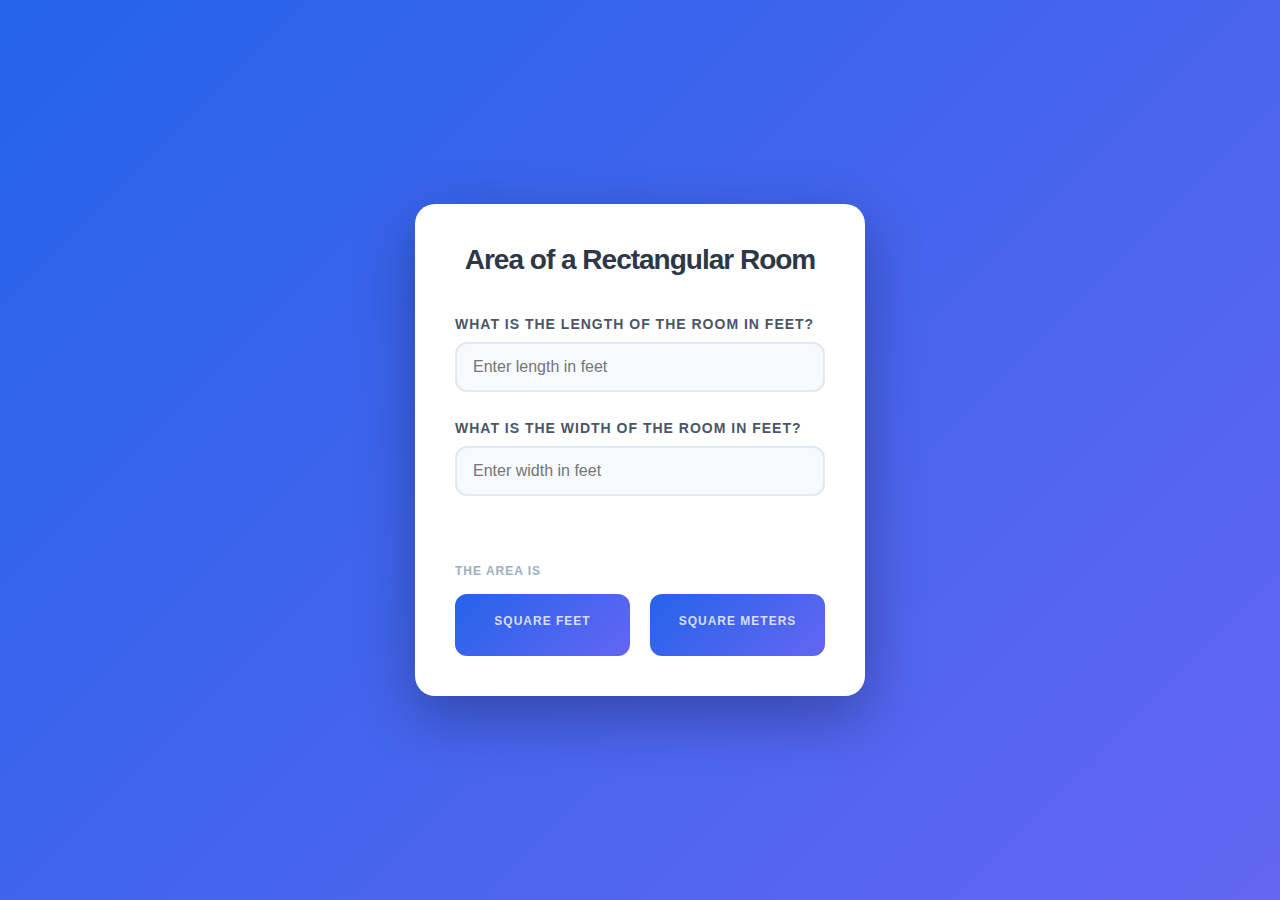
<file: area-rectangular-room/src/main/resources/static/index.html>
<!doctype html>
<html lang="en">
<head>
    <meta charset="UTF-8">
    <meta name="viewport" content="width=device-width, initial-scale=1">
    <title>Area of a Rectangular Room</title>
    <link rel="stylesheet" href="styles.css">
</head>
<body>
<div class="container">
    <h1>Area of a Rectangular Room</h1>

    <label for="lengthInput">What is the length of the room in feet?</label>
    <input type="number" id="lengthInput" step="0.01" min="0" placeholder="Enter length in feet">

    <label for="widthInput">What is the width of the room in feet?</label>
    <input type="number" id="widthInput" step="0.01" min="0" placeholder="Enter width in feet">

    <div class="result-section">
        <div id="dimensions"></div>
        <div class="result-label">The area is</div>
        <div class="results-grid">
            <div class="result-card">
                <div class="result-card-label">Square Feet</div>
                <div id="squareFeet"></div>
            </div>
            <div class="result-card">
                <div class="result-card-label">Square Meters</div>
                <div id="squareMeters"></div>
            </div>
        </div>
    </div>
</div>
<script src="calculator.js"></script>
</body>
</html>
</file>
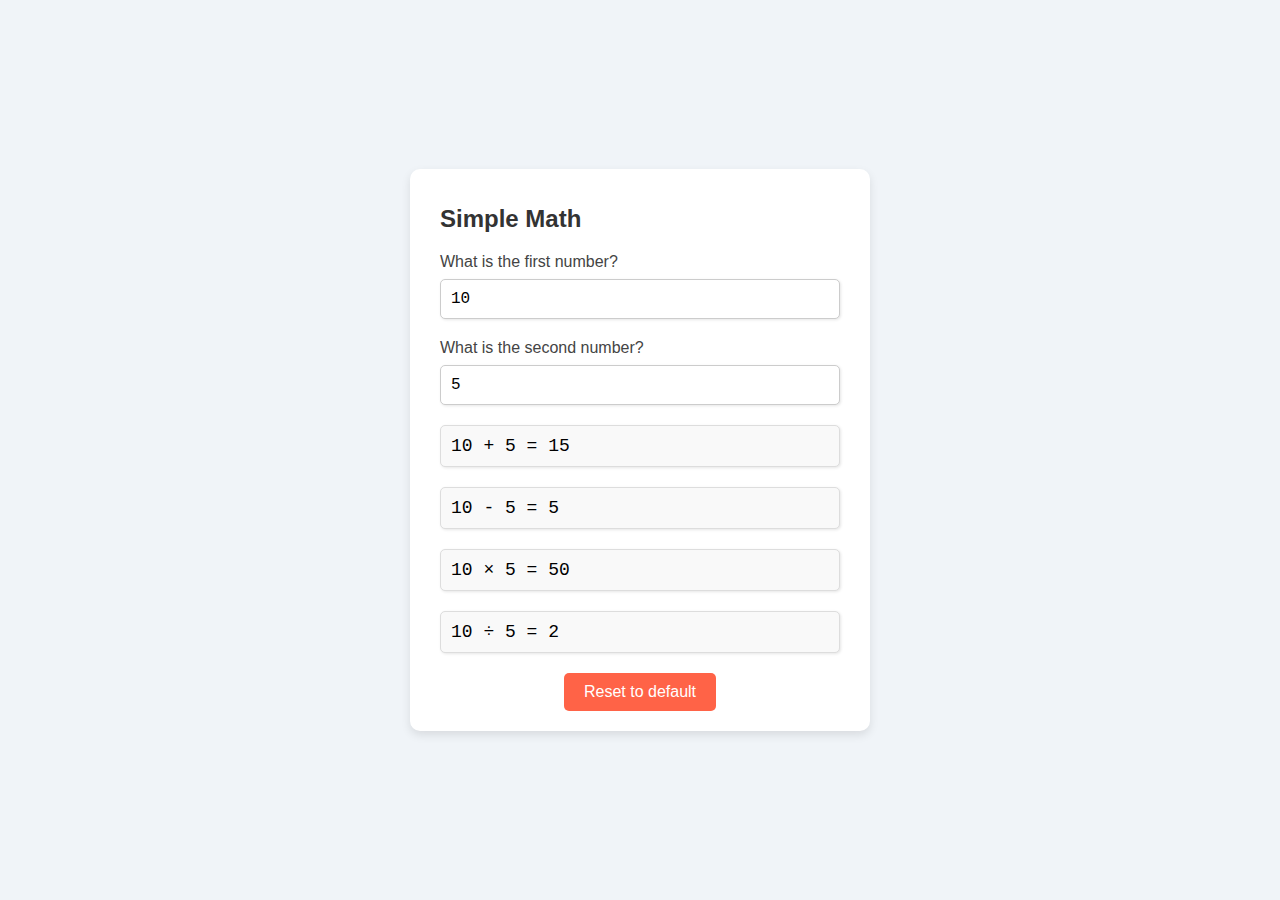
<file: simple-math/src/main/resources/static/index.html>
<!doctype html>
<html lang="en">
<head>
    <meta charset="UTF-8">
    <meta name="viewport" content="width=device-width, initial-scale=1">
    <title>Simple Math</title>
    <link rel="stylesheet" href="style.css">
</head>
<body>
<div class="container">
    <h1>Simple Math</h1>
    <label for="firstInput">What is the first number?</label>
    <input type="number" id="firstInput" placeholder="Enter the first number" value="10"/>
    <br>
    <label for="secondInput">What is the second number?</label>
    <input type="number" id="secondInput" placeholder="Enter the second number" value="5"/>
    <div class="calculation" id="addition"></div>
    <div class="calculation" id="subtraction"></div>
    <div class="calculation" id="multiplication"></div>
    <div class="calculation" id="division"></div>
    <button id="resetButton">Reset to default</button>
</div>
<script src="script.js"></script>
</body>
</html>
</file>
<file: area-rectangular-room/src/main/resources/static/styles.css>
* {
    box-sizing: border-box;
}

body {
    display: flex;
    justify-content: center;
    align-items: center;
    min-height: 100vh;
    background: linear-gradient(135deg, #2563eb 0%, #6366f1 100%);
    margin: 0;
    font-family: -apple-system, BlinkMacSystemFont, 'Segoe UI', Roboto, 'Helvetica Neue', Arial, sans-serif;
}

.container {
    background-color: #ffffff;
    border-radius: 20px;
    box-shadow: 0 20px 60px rgba(0, 0, 0, 0.3);
    padding: 40px;
    max-width: 450px;
    width: 100%;
    margin: 20px;
}

h1 {
    margin-top: 0;
    margin-bottom: 40px;
    font-size: 28px;
    font-weight: 700;
    color: #2d3748;
    text-align: center;
    letter-spacing: -1px;
}

label {
    display: block;
    margin-bottom: 10px;
    font-size: 14px;
    color: #4a5568;
    font-weight: 600;
    text-transform: uppercase;
    letter-spacing: 1px;
}

input[type="number"] {
    width: 100%;
    padding: 14px 16px;
    margin-bottom: 28px;
    border: 2px solid #e2e8f0;
    border-radius: 12px;
    font-size: 16px;
    font-family: inherit;
    transition: all 0.3s ease;
    background-color: #f7fafc;
    -moz-appearance: textfield;
}

input[type="number"]:hover {
    border-color: #cbd5e0;
    background-color: #fff;
}

input[type="number"]:focus {
    outline: none;
    border-color: #2563eb;
    background-color: #fff;
    box-shadow: 0 0 0 4px rgba(37, 99, 235, 0.1);
}

input[type="number"]::-webkit-outer-spin-button,
input[type="number"]::-webkit-inner-spin-button {
    -webkit-appearance: none;
    margin: 0;
}

.result-section {
    margin-top: 40px;
    padding: 0;
}

#dimensions {
    font-size: 15px;
    color: #718096;
    font-style: italic;
    margin-bottom: 28px;
    line-height: 1.6;
}

.result-label {
    font-size: 12px;
    color: #a0aec0;
    font-weight: 600;
    text-transform: uppercase;
    letter-spacing: 1px;
    margin-bottom: 16px;
}

.results-grid {
    display: grid;
    grid-template-columns: 1fr 1fr;
    gap: 20px;
}

.result-card {
    background: linear-gradient(135deg, #2563eb 0%, #6366f1 100%);
    padding: 20px;
    border-radius: 12px;
    color: white;
    text-align: center;
}

.result-card-label {
    font-size: 12px;
    color: rgba(255, 255, 255, 0.8);
    font-weight: 600;
    text-transform: uppercase;
    letter-spacing: 1px;
    margin-bottom: 8px;
}

#squareFeet,
#squareMeters {
    font-size: 24px;
    font-weight: 700;
    color: white;
    letter-spacing: -1px;
}
</file>
<file: simple-math/src/main/resources/static/style.css>
body {
    font-family: Helvetica, sans-serif;
    margin: 0;
    background-color: #f0f4f8;
    height: 100vh;
    display: flex;
    justify-content: center;
    align-items: center;
}

.container {
    background-color: #fff;
    padding: 20px 30px;
    border-radius: 10px;
    box-shadow: 0 4px 10px rgba(0, 0, 0, 0.1);
    width: 100%;
    max-width: 400px;
}

h1 {
    color: #333;
    font-size: 24px;
    margin-bottom: 20px;
}

label {
    font-size: 16px;
    display: block;
    margin-bottom: 8px;
    color: #444;
    text-align: left;
}

input[type="number"], .calculation {
    box-sizing: border-box;
    width: 100%;
    padding: 10px;
    font-size: 16px;
    border: 1px solid #ccc;
    border-radius: 5px;
    margin-bottom: 20px;
    box-shadow: 1px 1px 3px rgba(0, 0, 0, 0.1);
    font-family: "Courier New", Courier, monospace;
}

input[type="number"]:focus {
    border-color: #007BFF;
    outline: none;
    box-shadow: 0 0 4px rgba(0, 123, 255, 0.3);
}

.calculation {
    font-size: 18px;
    background-color: #f9f9f9;
    border: 1px solid #ddd;
}

#resetButton {
    margin-top: 10px;
    padding: 10px 20px;
    font-size: 16px;
    border: none;
    border-radius: 5px;
    background-color: #FF6347;
    color: white;
    cursor: pointer;
    display: block;
    margin-left: auto;
    margin-right: auto;
    text-align: center;
}

#resetButton:hover {
    background-color: #ff4b3a;
}
</file>
